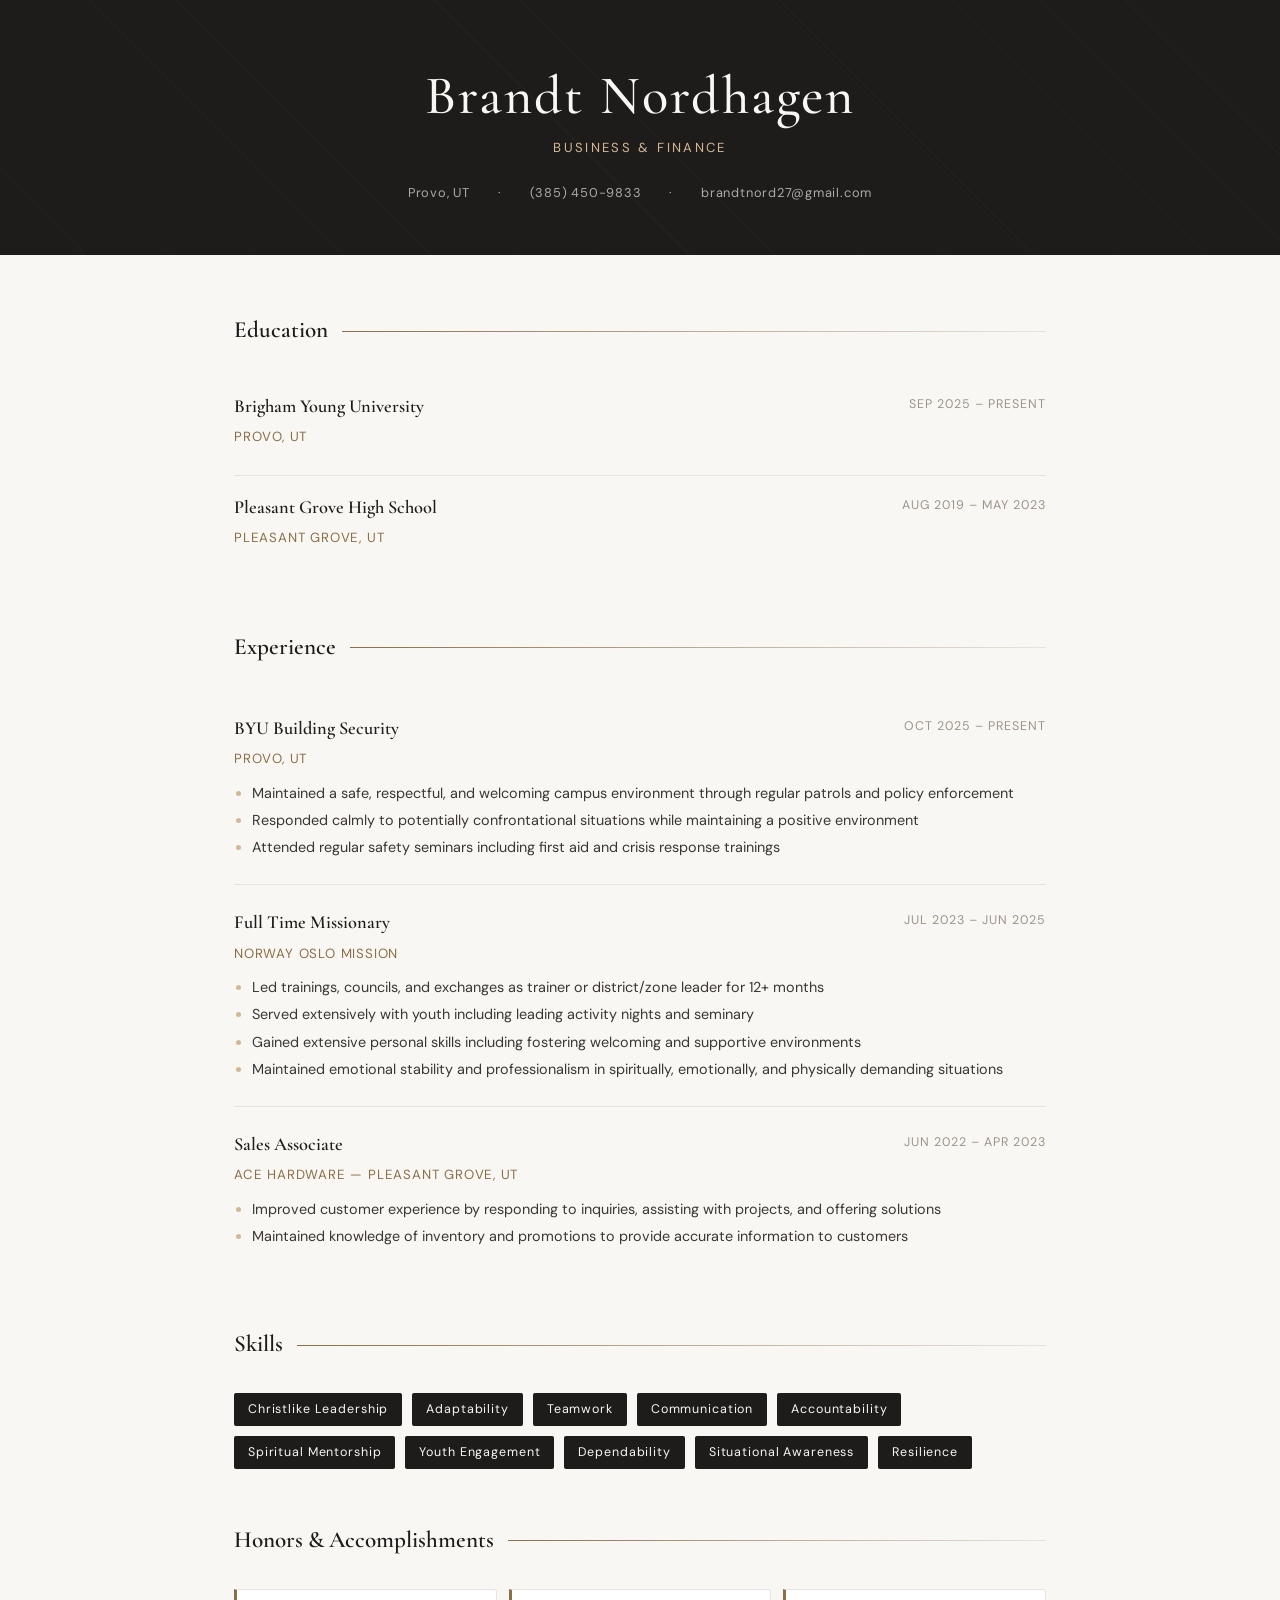
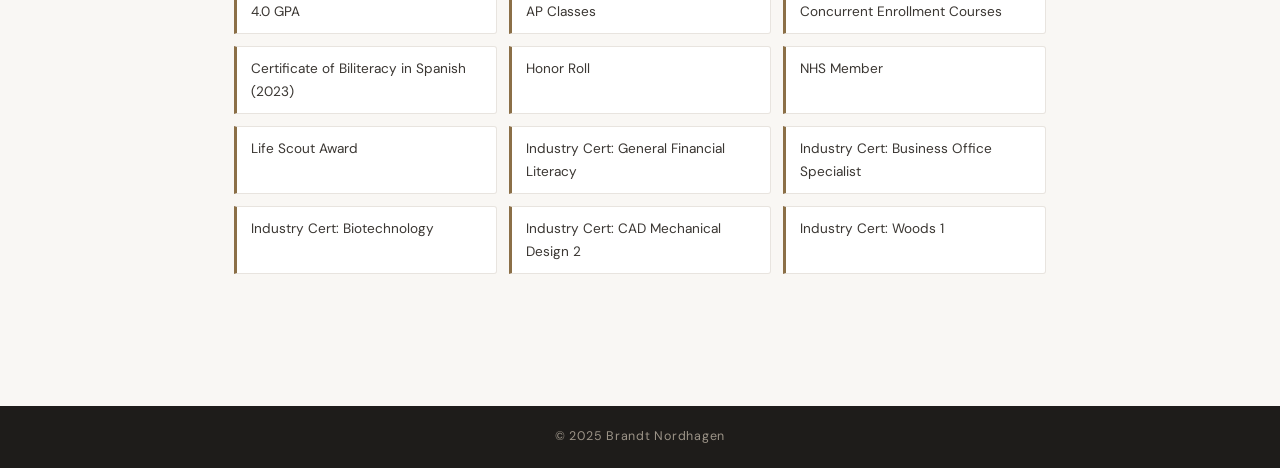
<file: index.html>
<!DOCTYPE html>
<html lang="en">
<head>
  <meta charset="UTF-8" />
  <meta name="viewport" content="width=device-width, initial-scale=1.0"/>
  <title>Brandt Nordhagen | Resume</title>
  <link href="https://cdn.jsdelivr.net/npm/bootstrap@5.3.2/dist/css/bootstrap.min.css" rel="stylesheet"/>
  <link href="https://fonts.googleapis.com/css2?family=Cormorant+Garamond:wght@400;500;600&family=DM+Sans:wght@300;400;500&display=swap" rel="stylesheet"/>
  <style>
    :root {
      --cream: #f9f7f4;
      --warm-gray: #e8e4df;
      --mid-gray: #9c9488;
      --dark: #1e1c1a;
      --accent: #8b6f47;
      --light-accent: #d4b896;
    }

    * { box-sizing: border-box; margin: 0; padding: 0; }

    body {
      font-family: 'DM Sans', sans-serif;
      background-color: var(--cream);
      color: var(--dark);
      font-size: 15px;
      line-height: 1.7;
    }

    /* ── Header ── */
    header {
      background-color: var(--dark);
      color: var(--cream);
      padding: 64px 0 52px;
      text-align: center;
      position: relative;
      overflow: hidden;
    }
    header::before {
      content: '';
      position: absolute;
      top: 0; left: 0; right: 0; bottom: 0;
      background: repeating-linear-gradient(
        45deg,
        transparent,
        transparent 60px,
        rgba(255,255,255,0.015) 60px,
        rgba(255,255,255,0.015) 61px
      );
    }
    header h1 {
      font-family: 'Cormorant Garamond', serif;
      font-size: 3.4rem;
      font-weight: 500;
      letter-spacing: 0.04em;
      position: relative;
    }
    header p {
      color: var(--light-accent);
      font-size: 0.82rem;
      letter-spacing: 0.18em;
      text-transform: uppercase;
      margin-top: 6px;
      position: relative;
    }
    .contact-bar {
      margin-top: 22px;
      display: flex;
      justify-content: center;
      gap: 28px;
      flex-wrap: wrap;
      position: relative;
    }
    .contact-bar a {
      color: rgba(249,247,244,0.65);
      text-decoration: none;
      font-size: 0.8rem;
      letter-spacing: 0.06em;
      transition: color 0.2s;
    }
    .contact-bar a:hover { color: var(--light-accent); }
    .contact-bar span {
      color: rgba(249,247,244,0.65);
      font-size: 0.8rem;
      letter-spacing: 0.06em;
    }
    .contact-divider {
      color: rgba(249,247,244,0.25);
    }

    /* ── Layout ── */
    .resume-wrap {
      max-width: 860px;
      margin: 0 auto;
      padding: 56px 24px 80px;
    }

    /* ── Section ── */
    .resume-section {
      margin-bottom: 52px;
    }
    .section-header {
      display: flex;
      align-items: center;
      gap: 14px;
      margin-bottom: 24px;
    }
    .section-label {
      font-family: 'Cormorant Garamond', serif;
      font-size: 1.45rem;
      font-weight: 600;
      color: var(--dark);
      white-space: nowrap;
    }
    .section-rule {
      flex: 1;
      height: 1px;
      background: linear-gradient(to right, var(--accent), var(--warm-gray));
    }

    /* ── Entry ── */
    .entry {
      padding: 22px 0;
      border-bottom: 1px solid var(--warm-gray);
    }
    .entry:last-child { border-bottom: none; }

    .entry-header {
      display: flex;
      justify-content: space-between;
      align-items: flex-start;
      flex-wrap: wrap;
      gap: 4px;
      margin-bottom: 4px;
    }
    .entry-title {
      font-family: 'Cormorant Garamond', serif;
      font-size: 1.15rem;
      font-weight: 600;
      color: var(--dark);
    }
    .entry-date {
      font-size: 0.78rem;
      color: var(--mid-gray);
      letter-spacing: 0.08em;
      text-transform: uppercase;
      white-space: nowrap;
      padding-top: 3px;
    }
    .entry-sub {
      font-size: 0.83rem;
      color: var(--accent);
      letter-spacing: 0.06em;
      text-transform: uppercase;
      margin-bottom: 10px;
    }
    .entry ul {
      padding-left: 18px;
      margin: 0;
    }
    .entry ul li {
      color: #3a3632;
      font-size: 0.9rem;
      line-height: 1.75;
      margin-bottom: 2px;
    }
    .entry ul li::marker { color: var(--light-accent); }

    /* ── Skills grid ── */
    .skills-grid {
      display: flex;
      flex-wrap: wrap;
      gap: 10px;
      padding-top: 4px;
    }
    .skill-pill {
      background-color: var(--dark);
      color: var(--cream);
      font-size: 0.78rem;
      letter-spacing: 0.07em;
      padding: 6px 14px;
      border-radius: 2px;
      font-weight: 400;
    }

    /* ── Honors ── */
    .honors-grid {
      display: grid;
      grid-template-columns: repeat(auto-fill, minmax(220px, 1fr));
      gap: 12px;
      padding-top: 4px;
    }
    .honor-item {
      background: white;
      border: 1px solid var(--warm-gray);
      border-left: 3px solid var(--accent);
      padding: 10px 14px;
      font-size: 0.85rem;
      color: #3a3632;
      border-radius: 0 3px 3px 0;
    }

    /* ── Education ── */
    .edu-entry {
      padding: 16px 0;
      border-bottom: 1px solid var(--warm-gray);
    }
    .edu-entry:last-child { border-bottom: none; }

    /* ── Footer ── */
    footer {
      background-color: var(--dark);
      color: var(--mid-gray);
      text-align: center;
      padding: 20px;
      font-size: 0.78rem;
      letter-spacing: 0.06em;
    }

    @media (max-width: 600px) {
      header h1 { font-size: 2.4rem; }
      .entry-header { flex-direction: column; }
    }
  </style>
</head>
<body>

<!-- Header -->
<header>
  <h1>Brandt Nordhagen</h1>
  <p>Business &amp; Finance</p>
  <div class="contact-bar">
    <span>Provo, UT</span>
    <span class="contact-divider">·</span>
    <a href="tel:3854509833">(385) 450-9833</a>
    <span class="contact-divider">·</span>
    <a href="mailto:brandtnord27@gmail.com">brandtnord27@gmail.com</a>
  </div>
</header>

<div class="resume-wrap">

  <!-- Education -->
  <section class="resume-section">
    <div class="section-header">
      <span class="section-label">Education</span>
      <div class="section-rule"></div>
    </div>

    <div class="edu-entry">
      <div class="entry-header">
        <div class="entry-title">Brigham Young University</div>
        <div class="entry-date">Sep 2025 – Present</div>
      </div>
      <div class="entry-sub">Provo, UT</div>
    </div>

    <div class="edu-entry">
      <div class="entry-header">
        <div class="entry-title">Pleasant Grove High School</div>
        <div class="entry-date">Aug 2019 – May 2023</div>
      </div>
      <div class="entry-sub">Pleasant Grove, UT</div>
    </div>
  </section>

  <!-- Experience -->
  <section class="resume-section">
    <div class="section-header">
      <span class="section-label">Experience</span>
      <div class="section-rule"></div>
    </div>

    <div class="entry">
      <div class="entry-header">
        <div class="entry-title">BYU Building Security</div>
        <div class="entry-date">Oct 2025 – Present</div>
      </div>
      <div class="entry-sub">Provo, UT</div>
      <ul>
        <li>Maintained a safe, respectful, and welcoming campus environment through regular patrols and policy enforcement</li>
        <li>Responded calmly to potentially confrontational situations while maintaining a positive environment</li>
        <li>Attended regular safety seminars including first aid and crisis response trainings</li>
      </ul>
    </div>

    <div class="entry">
      <div class="entry-header">
        <div class="entry-title">Full Time Missionary</div>
        <div class="entry-date">Jul 2023 – Jun 2025</div>
      </div>
      <div class="entry-sub">Norway Oslo Mission</div>
      <ul>
        <li>Led trainings, councils, and exchanges as trainer or district/zone leader for 12+ months</li>
        <li>Served extensively with youth including leading activity nights and seminary</li>
        <li>Gained extensive personal skills including fostering welcoming and supportive environments</li>
        <li>Maintained emotional stability and professionalism in spiritually, emotionally, and physically demanding situations</li>
      </ul>
    </div>

    <div class="entry">
      <div class="entry-header">
        <div class="entry-title">Sales Associate</div>
        <div class="entry-date">Jun 2022 – Apr 2023</div>
      </div>
      <div class="entry-sub">Ace Hardware — Pleasant Grove, UT</div>
      <ul>
        <li>Improved customer experience by responding to inquiries, assisting with projects, and offering solutions</li>
        <li>Maintained knowledge of inventory and promotions to provide accurate information to customers</li>
      </ul>
    </div>
  </section>

  <!-- Skills -->
  <section class="resume-section">
    <div class="section-header">
      <span class="section-label">Skills</span>
      <div class="section-rule"></div>
    </div>
    <div class="skills-grid">
      <span class="skill-pill">Christlike Leadership</span>
      <span class="skill-pill">Adaptability</span>
      <span class="skill-pill">Teamwork</span>
      <span class="skill-pill">Communication</span>
      <span class="skill-pill">Accountability</span>
      <span class="skill-pill">Spiritual Mentorship</span>
      <span class="skill-pill">Youth Engagement</span>
      <span class="skill-pill">Dependability</span>
      <span class="skill-pill">Situational Awareness</span>
      <span class="skill-pill">Resilience</span>
    </div>
  </section>

  <!-- Honors -->
  <section class="resume-section">
    <div class="section-header">
      <span class="section-label">Honors &amp; Accomplishments</span>
      <div class="section-rule"></div>
    </div>
    <div class="honors-grid">
      <div class="honor-item">4.0 GPA</div>
      <div class="honor-item">AP Classes</div>
      <div class="honor-item">Concurrent Enrollment Courses</div>
      <div class="honor-item">Certificate of Biliteracy in Spanish (2023)</div>
      <div class="honor-item">Honor Roll</div>
      <div class="honor-item">NHS Member</div>
      <div class="honor-item">Life Scout Award</div>
      <div class="honor-item">Industry Cert: General Financial Literacy</div>
      <div class="honor-item">Industry Cert: Business Office Specialist</div>
      <div class="honor-item">Industry Cert: Biotechnology</div>
      <div class="honor-item">Industry Cert: CAD Mechanical Design 2</div>
      <div class="honor-item">Industry Cert: Woods 1</div>
    </div>
  </section>

</div>

<footer>
  &copy; 2025 Brandt Nordhagen
</footer>

<script src="https://cdn.jsdelivr.net/npm/bootstrap@5.3.2/dist/js/bootstrap.bundle.min.js"></script>
</body>
</html>
</file>
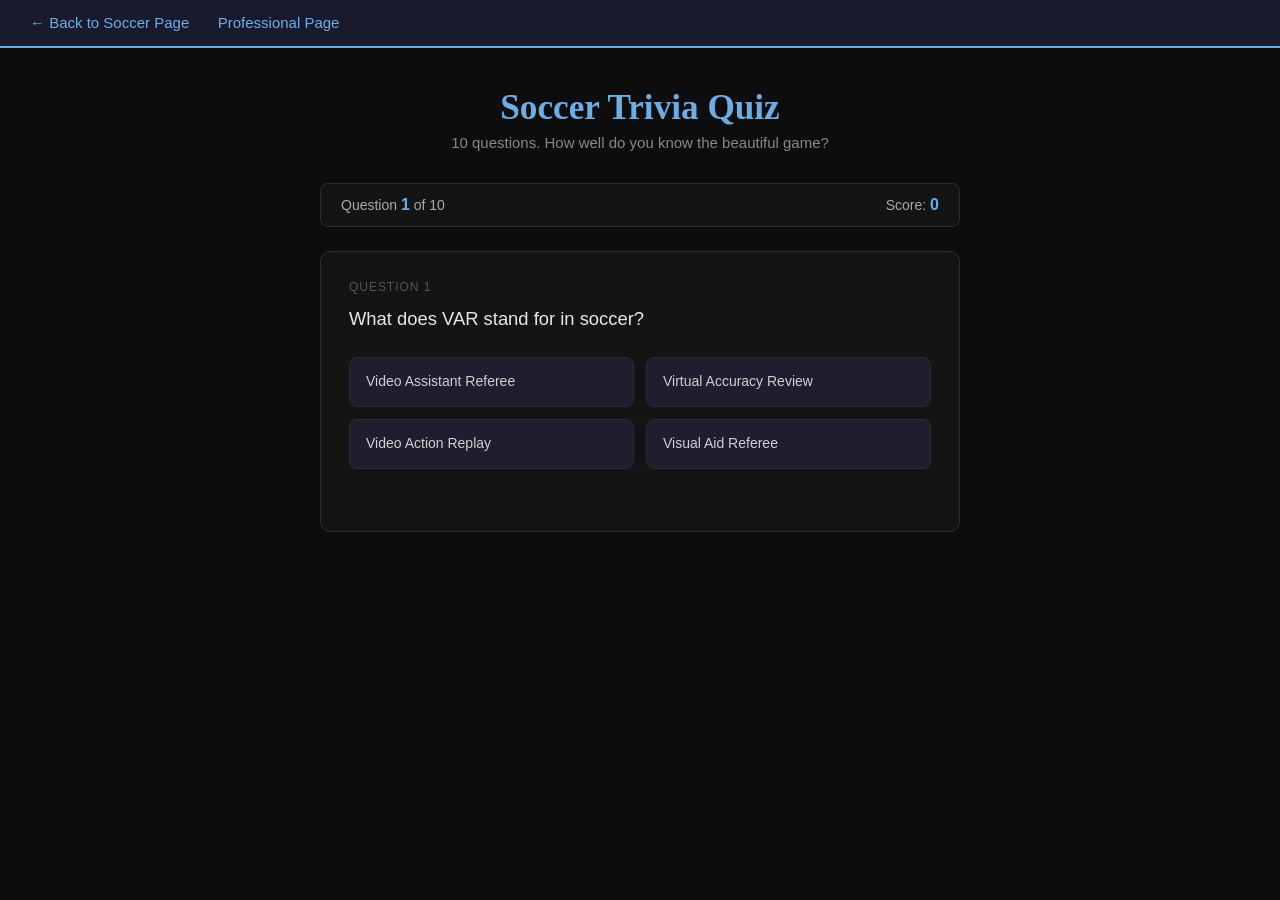
<file: app.html>
<!DOCTYPE html>
<html lang="en">
<head>
  <meta charset="UTF-8" />
  <meta name="viewport" content="width=device-width, initial-scale=1.0" />
  <title>Soccer Trivia Quiz</title>
  <style>
    * { box-sizing: border-box; margin: 0; padding: 0; }

    body {
      background-color: #0d0d0d;
      color: #e8e8e8;
      font-family: 'Segoe UI', Arial, sans-serif;
      min-height: 100vh;
      display: flex;
      flex-direction: column;
      align-items: center;
      transition: background-color 0.3s;
    }

    body.flash-correct { background-color: #0a2e14; }
    body.flash-wrong   { background-color: #2e0a0a; }

    nav {
      width: 100%;
      background-color: #1a1a2e;
      padding: 14px 30px;
      border-bottom: 2px solid #6aaee8;
    }

    nav a {
      color: #6aaee8;
      text-decoration: none;
      font-size: 15px;
      font-weight: 500;
      margin-right: 24px;
    }

    nav a:hover { color: #97c4f0; text-decoration: underline; }

    .container {
      width: 100%;
      max-width: 680px;
      padding: 40px 20px 60px;
    }

    h1 {
      text-align: center;
      font-size: 2.2rem;
      color: #6aaee8;
      font-family: Georgia, serif;
      margin-bottom: 6px;
    }

    .tagline {
      text-align: center;
      color: #888;
      font-size: 15px;
      margin-bottom: 32px;
    }

    .scorebar {
      display: flex;
      justify-content: space-between;
      align-items: center;
      background: #141414;
      border: 1px solid #2a2a3a;
      border-radius: 8px;
      padding: 12px 20px;
      margin-bottom: 24px;
      font-size: 14px;
      color: #aaa;
    }

    .scorebar span { font-weight: 600; color: #6aaee8; font-size: 16px; }

    .card {
      background: #141414;
      border: 1px solid #2a2a3a;
      border-radius: 10px;
      padding: 28px 28px 24px;
      margin-bottom: 20px;
    }

    .question-num {
      font-size: 12px;
      color: #555;
      text-transform: uppercase;
      letter-spacing: 0.08em;
      margin-bottom: 10px;
    }

    .question-text {
      font-size: 1.15rem;
      color: #e8e8e8;
      line-height: 1.6;
      margin-bottom: 24px;
      font-weight: 500;
    }

    .answers {
      display: grid;
      grid-template-columns: 1fr 1fr;
      gap: 12px;
    }

    .answer-btn {
      background: #1e1e2e;
      border: 1px solid #2a2a3a;
      border-radius: 8px;
      color: #d0d0d0;
      font-size: 14px;
      padding: 14px 16px;
      cursor: pointer;
      text-align: left;
      line-height: 1.4;
      transition: background 0.15s, border-color 0.15s;
      font-family: 'Segoe UI', Arial, sans-serif;
    }

    .answer-btn:hover:not(:disabled) {
      background: #252538;
      border-color: #6aaee8;
      color: #fff;
    }

    .answer-btn.correct {
      background: #0f2e1a;
      border-color: #2ea84f;
      color: #5de88a;
    }

    .answer-btn.wrong {
      background: #2e0f0f;
      border-color: #a82e2e;
      color: #e85d5d;
    }

    .answer-btn.reveal {
      background: #0f2e1a;
      border-color: #2ea84f;
      color: #5de88a;
    }

    .answer-btn:disabled { cursor: default; }

    .feedback {
      margin-top: 18px;
      font-size: 14px;
      color: #aaa;
      min-height: 20px;
      line-height: 1.5;
    }

    .next-btn {
      display: none;
      width: 100%;
      margin-top: 16px;
      padding: 14px;
      background: #6aaee8;
      color: #0d0d0d;
      border: none;
      border-radius: 8px;
      font-size: 15px;
      font-weight: 600;
      cursor: pointer;
      font-family: 'Segoe UI', Arial, sans-serif;
      transition: background 0.15s;
    }

    .next-btn:hover { background: #97c4f0; }

    .results {
      display: none;
      text-align: center;
    }

    .results .big-score {
      font-size: 4rem;
      font-weight: 700;
      color: #6aaee8;
      line-height: 1;
      margin: 16px 0 8px;
    }

    .results .grade {
      font-size: 1.2rem;
      color: #bbb;
      margin-bottom: 28px;
    }

    .restart-btn {
      padding: 14px 36px;
      background: #6aaee8;
      color: #0d0d0d;
      border: none;
      border-radius: 8px;
      font-size: 15px;
      font-weight: 600;
      cursor: pointer;
      font-family: 'Segoe UI', Arial, sans-serif;
    }

    .restart-btn:hover { background: #97c4f0; }

    #confetti-canvas {
      position: fixed;
      top: 0; left: 0;
      width: 100%; height: 100%;
      pointer-events: none;
      z-index: 999;
    }

    @media (max-width: 480px) {
      .answers { grid-template-columns: 1fr; }
      h1 { font-size: 1.6rem; }
    }
  </style>
</head>
<body>

<canvas id="confetti-canvas"></canvas>

<nav>
  <a href="scratch.html">&#8592; Back to Soccer Page</a>
  <a href="index.html">Professional Page</a>
</nav>

<div class="container">
  <h1>Soccer Trivia Quiz</h1>
  <p class="tagline">10 questions. How well do you know the beautiful game?</p>

  <div class="scorebar">
    <div>Question <span id="q-counter">1</span> of 10</div>
    <div>Score: <span id="score-display">0</span></div>
  </div>

  <div id="quiz-screen">
    <div class="card">
      <div class="question-num" id="q-num">Question 1</div>
      <div class="question-text" id="q-text"></div>
      <div class="answers" id="answers"></div>
      <div class="feedback" id="feedback"></div>
    </div>
    <button class="next-btn" id="next-btn">Next question &#8594;</button>
  </div>

  <div class="results card" id="results-screen">
    <div style="font-size:1rem; color:#888;">Your final score</div>
    <div class="big-score" id="final-score"></div>
    <div class="grade" id="grade-text"></div>
    <button class="restart-btn" onclick="startQuiz()">Play again</button>
  </div>
</div>

<script>
  const allQuestions = [
    { q: "Which club does Erling Haaland play for?", options: ["Bayern Munich", "Manchester City", "Real Madrid", "Chelsea"], answer: 1, fact: "Haaland joined Man City from Borussia Dortmund in 2022." },
    { q: "How many Premier League goals did Haaland score in his debut season (2022-23)?", options: ["29", "36", "41", "44"], answer: 1, fact: "His 36 PL goals shattered the all-time single-season record." },
    { q: "Which country does Erling Haaland represent internationally?", options: ["Sweden", "Denmark", "Norway", "Germany"], answer: 2, fact: "Haaland was born in Leeds, England, but holds Norwegian nationality." },
    { q: "Who manages Manchester City?", options: ["Jose Mourinho", "Jurgen Klopp", "Pep Guardiola", "Mikel Arteta"], answer: 2, fact: "Pep Guardiola has managed Man City since 2016." },
    { q: "What is Manchester City's home stadium called?", options: ["Old Trafford", "Anfield", "Stamford Bridge", "Etihad Stadium"], answer: 3, fact: "The Etihad Stadium holds around 53,000 fans." },
    { q: "Which country won the 2022 FIFA World Cup?", options: ["Brazil", "France", "Argentina", "England"], answer: 2, fact: "Argentina beat France on penalties in one of the greatest finals ever." },
    { q: "Who holds the record for most World Cup goals?", options: ["Pele", "Ronaldo (Brazil)", "Miroslav Klose", "Gerd Muller"], answer: 2, fact: "Miroslav Klose scored 16 World Cup goals across four tournaments for Germany." },
    { q: "Which club has won the most UEFA Champions League titles?", options: ["Barcelona", "Liverpool", "Real Madrid", "Bayern Munich"], answer: 2, fact: "Real Madrid have won the Champions League/European Cup a record 15 times." },
    { q: "How long is a standard soccer match (excluding extra time)?", options: ["80 minutes", "90 minutes", "100 minutes", "120 minutes"], answer: 1, fact: "A match is 2 halves of 45 minutes, plus stoppage time added by the referee." },
    { q: "What color are Manchester City's home jerseys?", options: ["Red", "Blue", "White", "Yellow"], answer: 1, fact: "Man City's sky blue home kit is one of the most recognizable in world football." },
    { q: "In which city was Erling Haaland born?", options: ["Oslo", "Leeds", "Dortmund", "Manchester"], answer: 1, fact: "Haaland was born in Leeds while his father Alfie played for Leeds United." },
    { q: "Which club did Haaland play for before Manchester City?", options: ["RB Salzburg", "Ajax", "Borussia Dortmund", "Juventus"], answer: 2, fact: "Haaland moved from Borussia Dortmund to Man City in summer 2022." },
    { q: "How many times has Manchester City won the Premier League?", options: ["4", "6", "9", "11"], answer: 2, fact: "Man City won their 9th title in 2023-24." },
    { q: "What award is given to the best player at the FIFA World Cup?", options: ["Golden Boot", "Golden Ball", "Golden Glove", "Silver Ball"], answer: 1, fact: "The Golden Ball goes to the tournament's best player. Messi won it in 2022." },
    { q: "Which trophy did Man City win in 2023 to complete a treble?", options: ["FA Cup", "UEFA Champions League", "Carabao Cup", "Europa League"], answer: 1, fact: "Man City won the Premier League, FA Cup, and Champions League in 2022-23." },
    { q: "What nationality is Pep Guardiola?", options: ["Portuguese", "Italian", "Spanish", "Argentine"], answer: 2, fact: "Guardiola was born in Santpedor, Catalonia, Spain in 1971." },
    { q: "Which Premier League club is Manchester City's biggest rival?", options: ["Liverpool", "Manchester United", "Arsenal", "Chelsea"], answer: 1, fact: "The Manchester Derby between City and United is one of the fiercest in England." },
    { q: "What is the name of the award given to the top scorer at the World Cup?", options: ["Golden Ball", "Golden Boot", "Golden Glove", "Platinum Boot"], answer: 1, fact: "The Golden Boot goes to the tournament's top scorer." },
    { q: "How many players are on the field per team in a soccer match?", options: ["9", "10", "11", "12"], answer: 2, fact: "Each team fields 11 players, including the goalkeeper." },
    { q: "Which country has won the most FIFA World Cups?", options: ["Germany", "Italy", "Argentina", "Brazil"], answer: 3, fact: "Brazil has won the World Cup 5 times — 1958, 1962, 1970, 1994, and 2002." },
    { q: "What shirt number does Haaland wear at Manchester City?", options: ["7", "9", "10", "11"], answer: 1, fact: "Haaland wears the iconic number 9 striker's shirt at Man City." },
    { q: "Which competition did Man City win for the first time in 2023?", options: ["Europa League", "UEFA Champions League", "FA Cup", "Club World Cup"], answer: 1, fact: "Man City beat Inter Milan 1-0 in Istanbul to win their first ever Champions League." },
    { q: "What is the maximum number of substitutes allowed in a modern soccer match?", options: ["3", "4", "5", "6"], answer: 2, fact: "FIFA rules now allow 5 substitutions per team per match." },
    { q: "Who won the 2023 Ballon d'Or?", options: ["Erling Haaland", "Kylian Mbappe", "Lionel Messi", "Vinicius Jr"], answer: 0, fact: "Haaland won the 2023 Ballon d'Or after his record-breaking treble-winning season." },
    { q: "Which team colors does Manchester City NOT wear?", options: ["Sky blue", "White", "Black", "Yellow"], answer: 2, fact: "Man City's kit colours are sky blue and white. They don't wear a black kit." },
    { q: "Haaland's father Alfie Haaland played for which English club?", options: ["Manchester City", "Leeds United", "Nottingham Forest", "All three"], answer: 3, fact: "Alfie Haaland played for Nottingham Forest, Leeds United, and Man City." },
    { q: "How old was Haaland when he made his Champions League debut?", options: ["17", "18", "19", "20"], answer: 1, fact: "Haaland debuted in the Champions League aged 18 while at RB Salzburg." },
    { q: "Which stadium hosts the UEFA Champions League final most frequently?", options: ["Wembley", "Camp Nou", "Santiago Bernabeu", "No single stadium hosts it most"], answer: 3, fact: "The final rotates between neutral venues across Europe each year." },
    { q: "What does VAR stand for in soccer?", options: ["Video Assistant Referee", "Virtual Accuracy Review", "Video Action Replay", "Visual Aid Referee"], answer: 0, fact: "VAR (Video Assistant Referee) was introduced to review key match decisions." },
    { q: "Which country hosted the 2022 FIFA World Cup?", options: ["Russia", "Brazil", "Qatar", "United States"], answer: 2, fact: "Qatar hosted the 2022 World Cup — the first in the Middle East." }
  ];

  let questions = [], current = 0, score = 0, answered = false;
  let confettiInterval = null;

  function shuffle(arr) { return [...arr].sort(() => Math.random() - 0.5); }

  function startQuiz() {
    questions = shuffle(allQuestions).slice(0, 10);
    current = 0; score = 0; answered = false;
    stopConfetti();
    document.getElementById('quiz-screen').style.display = 'block';
    document.getElementById('results-screen').style.display = 'none';
    loadQuestion();
  }

  function loadQuestion() {
    answered = false;
    const q = questions[current];
    document.getElementById('q-counter').textContent = current + 1;
    document.getElementById('score-display').textContent = score;
    document.getElementById('q-num').textContent = 'Question ' + (current + 1);
    document.getElementById('q-text').textContent = q.q;
    document.getElementById('feedback').textContent = '';
    document.getElementById('feedback').style.color = '#aaa';
    document.getElementById('next-btn').style.display = 'none';
    const answersDiv = document.getElementById('answers');
    answersDiv.innerHTML = '';
    q.options.forEach((opt, i) => {
      const btn = document.createElement('button');
      btn.className = 'answer-btn';
      btn.textContent = opt;
      btn.onclick = () => selectAnswer(i);
      answersDiv.appendChild(btn);
    });
  }

  function flashBody(correct) {
    const cls = correct ? 'flash-correct' : 'flash-wrong';
    document.body.classList.add(cls);
    setTimeout(() => document.body.classList.remove(cls), 600);
  }

  function selectAnswer(i) {
    if (answered) return;
    answered = true;
    const q = questions[current];
    const btns = document.querySelectorAll('.answer-btn');
    btns.forEach(b => b.disabled = true);
    const correct = i === q.answer;
    btns[i].classList.add(correct ? 'correct' : 'wrong');
    if (!correct) btns[q.answer].classList.add('reveal');
    flashBody(correct);
    if (correct) {
      score++;
      document.getElementById('feedback').textContent = 'Correct! ' + q.fact;
      document.getElementById('feedback').style.color = '#5de88a';
    } else {
      document.getElementById('feedback').textContent = 'Not quite. ' + q.fact;
      document.getElementById('feedback').style.color = '#e85d5d';
    }
    document.getElementById('score-display').textContent = score;
    document.getElementById('next-btn').style.display = 'block';
    document.getElementById('next-btn').textContent =
      current < questions.length - 1 ? 'Next question \u2192' : 'See results \u2192';
  }

  document.getElementById('next-btn').onclick = () => {
    current++;
    if (current < questions.length) loadQuestion();
    else showResults();
  };

  function showResults() {
    document.getElementById('quiz-screen').style.display = 'none';
    const rs = document.getElementById('results-screen');
    rs.style.display = 'block';
    document.getElementById('final-score').textContent = score + '/10';
    let grade = '';
    if (score === 10) { grade = "Perfect score! You're a soccer genius!"; launchConfetti(); }
    else if (score >= 8) grade = "Excellent! You really know your soccer.";
    else if (score >= 6) grade = "Solid effort — solid soccer knowledge!";
    else if (score >= 4) grade = "Not bad, but there's room to level up.";
    else grade = "Keep watching more matches and try again!";
    document.getElementById('grade-text').textContent = grade;
  }

  function launchConfetti() {
    const canvas = document.getElementById('confetti-canvas');
    const ctx = canvas.getContext('2d');
    canvas.width = window.innerWidth;
    canvas.height = window.innerHeight;
    const pieces = Array.from({length: 150}, () => ({
      x: Math.random() * canvas.width,
      y: Math.random() * canvas.height - canvas.height,
      w: Math.random() * 10 + 5,
      h: Math.random() * 6 + 4,
      color: ['#6aaee8','#5de88a','#e8d85d','#e85d5d','#c45de8','#e8a05d'][Math.floor(Math.random()*6)],
      speed: Math.random() * 3 + 2,
      angle: Math.random() * 360,
      spin: Math.random() * 4 - 2
    }));
    let frame = 0;
    confettiInterval = setInterval(() => {
      ctx.clearRect(0, 0, canvas.width, canvas.height);
      pieces.forEach(p => {
        p.y += p.speed;
        p.angle += p.spin;
        if (p.y > canvas.height) { p.y = -10; p.x = Math.random() * canvas.width; }
        ctx.save();
        ctx.translate(p.x + p.w/2, p.y + p.h/2);
        ctx.rotate(p.angle * Math.PI / 180);
        ctx.fillStyle = p.color;
        ctx.fillRect(-p.w/2, -p.h/2, p.w, p.h);
        ctx.restore();
      });
      frame++;
      if (frame > 300) stopConfetti();
    }, 16);
  }

  function stopConfetti() {
    if (confettiInterval) { clearInterval(confettiInterval); confettiInterval = null; }
    const canvas = document.getElementById('confetti-canvas');
    const ctx = canvas.getContext('2d');
    ctx.clearRect(0, 0, canvas.width, canvas.height);
  }

  startQuiz();
</script>
</body>
</html>
</file>
